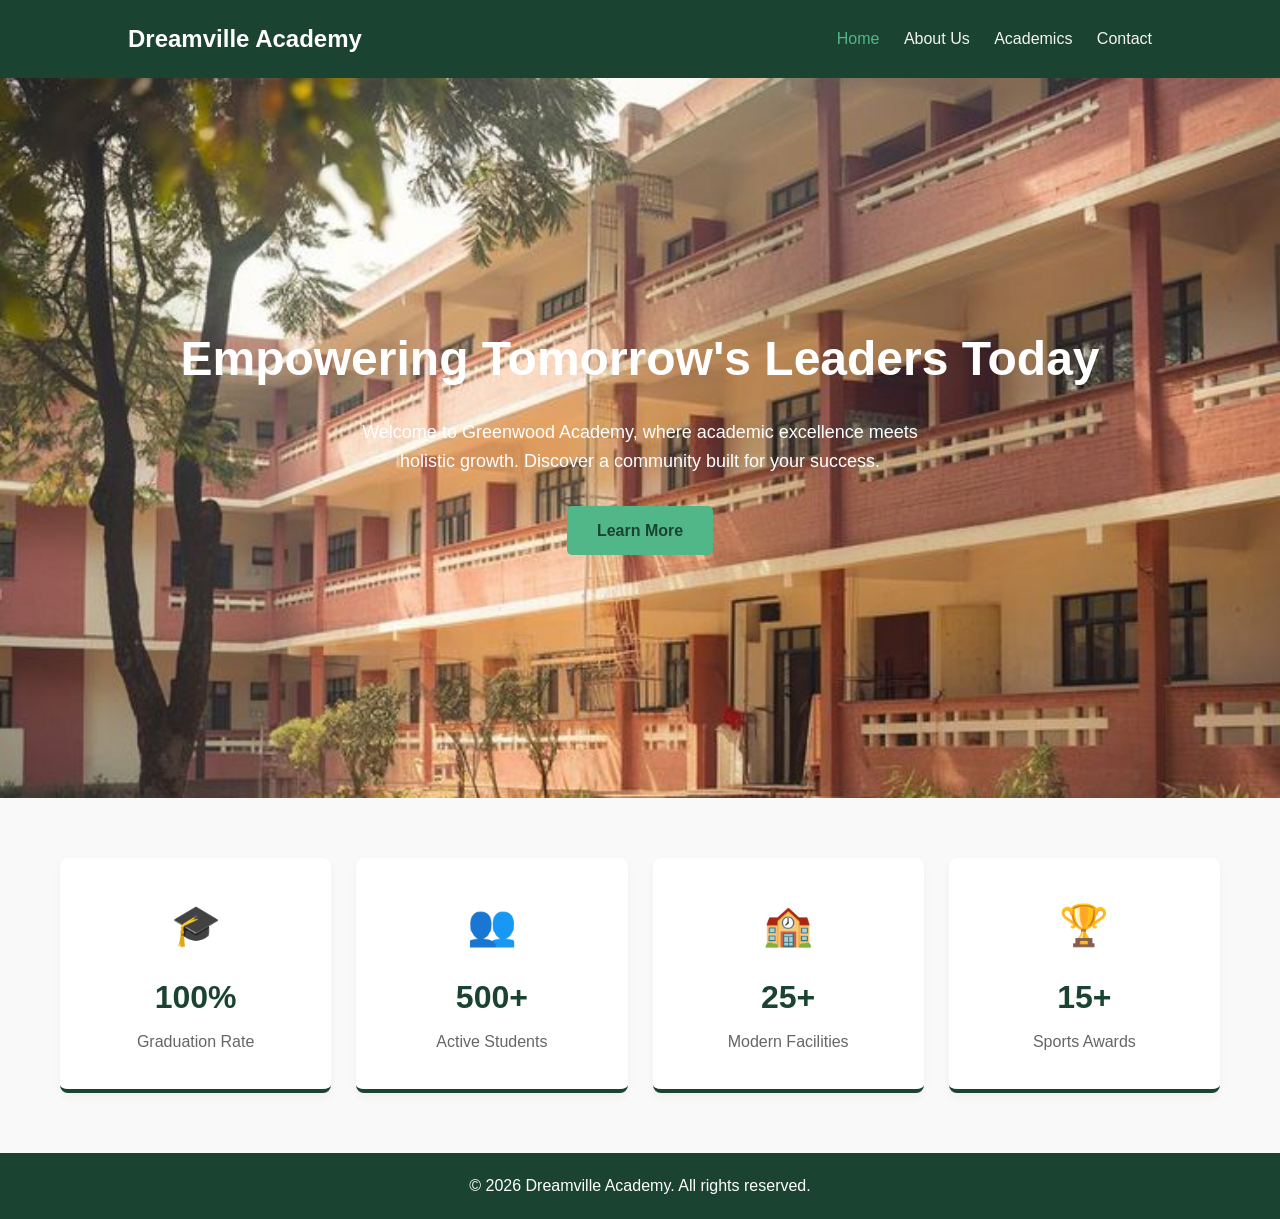
<file: index.html>
<!DOCTYPE html>
<html lang="en">
<head>
    <meta charset="UTF-8">
    <meta name="viewport" content="width=device-width, initial-scale=1.0">
    <title>Dreamville Academy | Home</title>
    <link rel="stylesheet" href="style.css">
</head>
<body>

    <!-- SHARED HEADER & NAVIGATION -->
    <header class="navbar">
        <div class="logo">Dreamville Academy</div>
        <button class="menu-toggle" id="mobile-menu" aria-label="Toggle navigation">
            <span></span>
            <span></span>
            <span></span>
        </button>
        <nav class="nav-links" id="nav-links">
            <a href="index.html" class="active">Home</a>
            <a href="about.html">About Us</a>
            <a href="academics.html">Academics</a>
            <a href="contact.html">Contact</a>
        </nav>
    </header>

    <main>
        <!-- HERO SECTION -->
        <section class="hero">
            <div class="hero-content">
                <h1>Empowering Tomorrow's Leaders Today</h1>
                <p>Welcome to Greenwood Academy, where academic excellence meets holistic growth. Discover a community built for your success.</p>
                <a href="about.html" class="cta-btn">Learn More</a>
            </div>
        </section>

        <!-- ADD YOUR HOME PAGE CORE CONTENT (WELCOME MESSAGE, HIGHLIGHTS) HERE -->

                <!-- KEY HIGHLIGHTS SECTION -->
        <section class="highlights-container">
            <div class="highlights-grid">
                
                <!-- Highlight Card 1 -->
                <div class="highlight-card">
                    <div class="highlight-icon">🎓</div>
                    <h3>100%</h3>
                    <p>Graduation Rate</p>
                </div>

                <!-- Highlight Card 2 -->
                <div class="highlight-card">
                    <div class="highlight-icon">👥</div>
                    <h3>500+</h3>
                    <p>Active Students</p>
                </div>

                <!-- Highlight Card 3 -->
                <div class="highlight-card">
                    <div class="highlight-icon">🏫</div>
                    <h3>25+</h3>
                    <p>Modern Facilities</p>
                </div>

                <!-- Highlight Card 4 -->
                <div class="highlight-card">
                    <div class="highlight-icon">🏆</div>
                    <h3>15+</h3>
                    <p>Sports Awards</p>
                </div>

            </div>
        </section>

    </main>

    <!-- SHARED FOOTER -->
    <footer>
        <p>&copy; 2026 Dreamville Academy. All rights reserved.</p>
    </footer>
    

    <script src="script.js"></script>
</body>
</html>
</file>
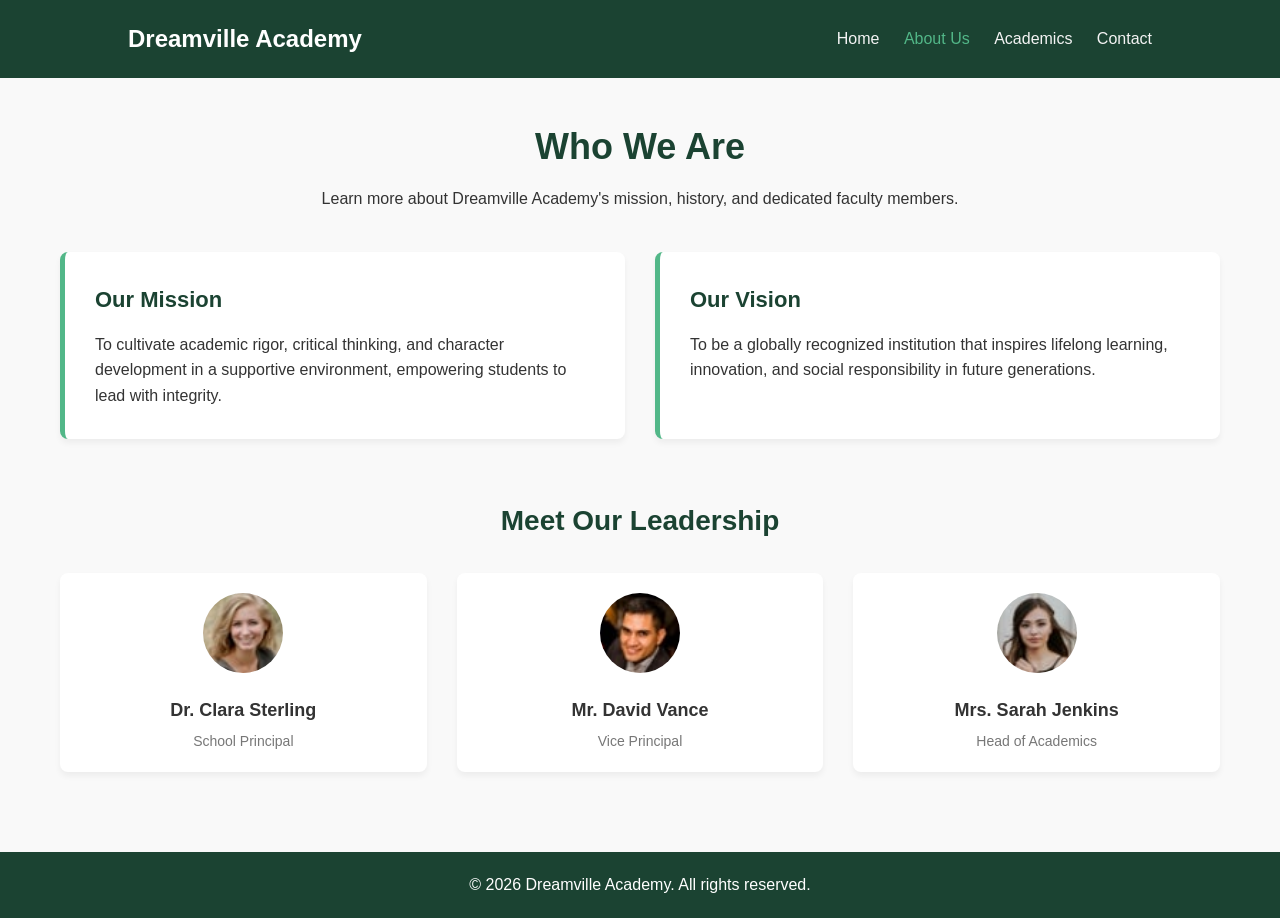
<file: about.html>
<!DOCTYPE html>
<html lang="en">
<head>
    <meta charset="UTF-8">
    <meta name="viewport" content="width=device-width, initial-scale=1.0">
    <title>Dreamville Academy | About Us</title>
    <link rel="stylesheet" href="style.css">
</head>
<body>

    <!-- IDENTICAL NAVBAR -->
    <header class="navbar">
        <div class="logo">Dreamville Academy</div>
        <button class="menu-toggle" id="mobile-menu" aria-label="Toggle navigation">
            <span></span>
            <span></span>
            <span></span>
        </button>
        <nav class="nav-links" id="nav-links">
            <a href="index.html">Home</a>
            <a href="about.html" class="active">About Us</a>
            <a href="academics.html">Academics</a>
            <a href="contact.html">Contact</a>
        </nav>
    </header>

    <main class="container">
        <!-- PAGE TITLE -->
        <section class="page-title-section">
            <h2>Who We Are</h2>
            <p>Learn more about Dreamville Academy's mission, history, and dedicated faculty members.</p>
        </section>

        <!-- MISSION & VISION SECTION -->
        <section class="mission-vision-grid">
            <div class="info-card">
                <h3>Our Mission</h3>
                <p>To cultivate academic rigor, critical thinking, and character development in a supportive environment, empowering students to lead with integrity.</p>
            </div>
            <div class="info-card">
                <h3>Our Vision</h3>
                <p>To be a globally recognized institution that inspires lifelong learning, innovation, and social responsibility in future generations.</p>
            </div>
        </section>

        <!-- FACULTY / STAFF GRID -->
        <section class="faculty-section">
            <h3>Meet Our Leadership</h3>
            <div class="faculty-grid">
                
                <!-- Faculty Member 1 -->
                <div class="faculty-card">
                    <img src="./images/image-jeanette.jpg" alt="Principal">
                    <h4>Dr. Clara Sterling</h4>
                    <p class="title">School Principal</p>
                </div>

                <!-- Faculty Member 2 -->
                <div class="faculty-card">
                    <img src="./images/image-daniel.jpg" alt="Vice Principal">
                    <h4>Mr. David Vance</h4>
                    <p class="title">Vice Principal</p>
                </div>

                <!-- Faculty Member 3 -->
                <div class="faculty-card">
                    <img src="./images/image-kira.jpg" alt="Head of Science">
                    <h4>Mrs. Sarah Jenkins</h4>
                    <p class="title">Head of Academics</p>
                </div>

            </div>
        </section>
    </main>

    <!-- IDENTICAL FOOTER -->
    <footer>
        <p>&copy; 2026 Dreamville Academy. All rights reserved.</p>
    </footer>
    

    <script src="script.js"></script>
</body>
</html>
</file>
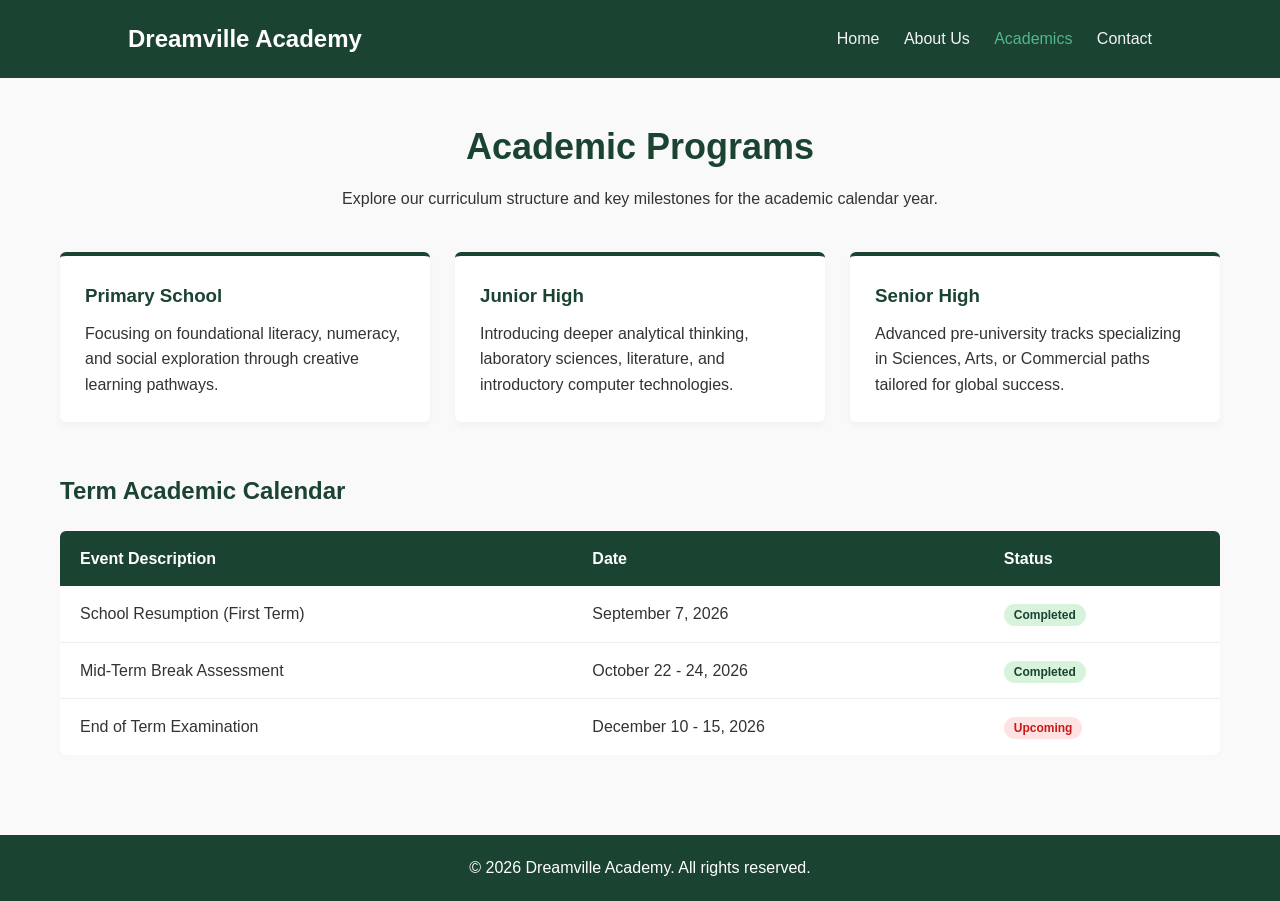
<file: academics.html>
<!DOCTYPE html>
<html lang="en">
<head>
    <meta charset="UTF-8">
    <meta name="viewport" content="width=device-width, initial-scale=1.0">
    <title>Dreamville Academy | Academics</title>
    <link rel="stylesheet" href="style.css">
</head>
<body>

    <!-- IDENTICAL NAVBAR -->
    <header class="navbar">
        <div class="logo">Dreamville Academy</div>
        <button class="menu-toggle" id="mobile-menu" aria-label="Toggle navigation">
            <span></span>
            <span></span>
            <span></span>
        </button>
        <nav class="nav-links" id="nav-links">
            <a href="index.html">Home</a>
            <a href="about.html">About Us</a>
            <a href="academics.html" class="active">Academics</a>
            <a href="contact.html">Contact</a>
        </nav>
    </header>

    <main class="container">
        <!-- PAGE TITLE -->
        <section class="page-title-section">
            <h2>Academic Programs</h2>
            <p>Explore our curriculum structure and key milestones for the academic calendar year.</p>
        </section>

        <!-- CURRICULUM GRID -->
        <section class="curriculum-section">
            <div class="curriculum-grid">
                <div class="curriculum-card">
                    <h3>Primary School</h3>
                    <p>Focusing on foundational literacy, numeracy, and social exploration through creative learning pathways.</p>
                </div>
                <div class="curriculum-card">
                    <h3>Junior High</h3>
                    <p>Introducing deeper analytical thinking, laboratory sciences, literature, and introductory computer technologies.</p>
                </div>
                <div class="curriculum-card">
                    <h3>Senior High</h3>
                    <p>Advanced pre-university tracks specializing in Sciences, Arts, or Commercial paths tailored for global success.</p>
                </div>
            </div>
        </section>

        <!-- ACADEMIC CALENDAR TABLE -->
        <section class="calendar-section">
            <h3>Term Academic Calendar</h3>
            <div class="table-responsive">
                <table>
                    <thead>
                        <tr>
                            <th>Event Description</th>
                            <th>Date</th>
                            <th>Status</th>
                        </tr>
                    </thead>
                    <tbody>
                        <tr>
                            <td>School Resumption (First Term)</td>
                            <td>September 7, 2026</td>
                            <td><span class="status-tag complete">Completed</span></td>
                        </tr>
                        <tr>
                            <td>Mid-Term Break Assessment</td>
                            <td>October 22 - 24, 2026</td>
                            <td><span class="status-tag complete">Completed</span></td>
                        </tr>
                        <tr>
                            <td>End of Term Examination</td>
                            <td>December 10 - 15, 2026</td>
                            <td><span class="status-tag upcoming">Upcoming</span></td>
                        </tr>
                    </tbody>
                </table>
            </div>
        </section>
    </main>

    <!-- IDENTICAL FOOTER -->
    <footer>
        <p>&copy; 2026 Dreamville Academy. All rights reserved.</p>
    </footer>
    

    <script src="script.js"></script>
</body>
</html>
</file>
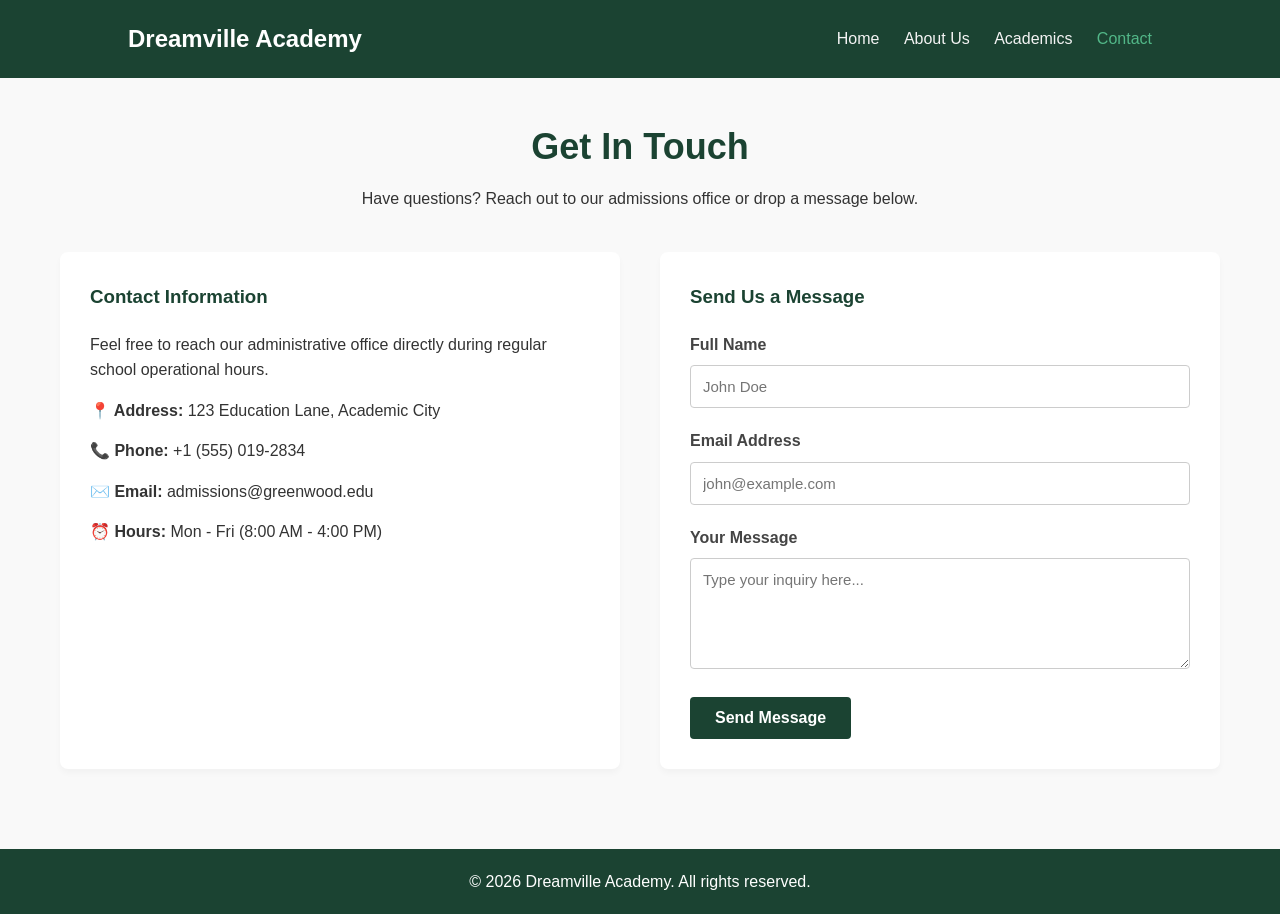
<file: contact.html>
<!doctype html>
<html lang="en">
  <head>
    <meta charset="UTF-8" />
    <meta name="viewport" content="width=device-width, initial-scale=1.0" />
    <title>Dreamville Academy | Contact Us</title>
    <link rel="stylesheet" href="style.css" />
  </head>
  <body>
    <!-- IDENTICAL NAVBAR -->
    <header class="navbar">
      <div class="logo">Dreamville Academy</div>
      <button
        class="menu-toggle"
        id="mobile-menu"
        aria-label="Toggle navigation"
      >
        <span></span>
        <span></span>
        <span></span>
      </button>
      <nav class="nav-links" id="nav-links">
        <a href="index.html">Home</a>
        <a href="about.html">About Us</a>
        <a href="academics.html">Academics</a>
        <a href="contact.html" class="active">Contact</a>
      </nav>
    </header>

    <main class="container">
      <!-- PAGE TITLE -->
      <section class="page-title-section">
        <h2>Get In Touch</h2>
        <p>
          Have questions? Reach out to our admissions office or drop a message
          below.
        </p>
      </section>

      <!-- CONTACT FLEXBOX SECTION -->
      <div class="contact-wrapper">
        <!-- CONTACT DETAILS COLUMN -->
        <section class="contact-info">
          <h3>Contact Information</h3>
          <p>
            Feel free to reach our administrative office directly during regular
            school operational hours.
          </p>
          <div class="info-item">
            <strong>📍 Address:</strong> 123 Education Lane, Academic City
          </div>
          <div class="info-item">
            <strong>📞 Phone:</strong> +1 (555) 019-2834
          </div>
          <div class="info-item">
            <strong>✉️ Email:</strong> admissions@greenwood.edu
          </div>
          <div class="info-item">
            <strong>⏰ Hours:</strong> Mon - Fri (8:00 AM - 4:00 PM)
          </div>
        </section>

        <!-- CONTACT FORM COLUMN -->
        <section class="contact-form-container">
          <h3>Send Us a Message</h3>
          <!-- Added id="contactForm" and removed standard novalidate to let JS take control -->
          <form
            id="contactForm"            
            method="POST"
            class="contact-form"
            novalidate
          >
            <div class="form-group">
              <label for="name">Full Name</label>
              <input type="text" id="name" name="name" placeholder="John Doe" />
              <span class="error-message" id="nameError"></span>
            </div>

            <div class="form-group">
              <label for="email">Email Address</label>
              <input
                type="email"
                id="email"
                name="email"
                placeholder="john@example.com"
              />
              <span class="error-message" id="emailError"></span>
            </div>

            <div class="form-group">
              <label for="message">Your Message</label>
              <textarea
                id="message"
                name="message"
                rows="5"
                placeholder="Type your inquiry here..."
              ></textarea>
              <span class="error-message" id="messageError"></span>
            </div>

            <button type="submit" class="submit-btn">Send Message</button>
          </form>
        </section>
      </div>
    </main>

    <!-- IDENTICAL FOOTER -->
    <footer>
      <p>&copy; 2026 Dreamville Academy. All rights reserved.</p>
    </footer>

      

  


    <script src="script.js"></script>
  </body>
</html>
</file>
<file: style.css>
/* --- RESET & GLOBAL STYLES --- */
* {
    margin: 0;
    padding: 0;
    box-sizing: border-box;
    font-family: 'Segoe UI', Tahoma, Geneva, Verdana, sans-serif;
}

body {
    background-color: #f9f9f9;
    color: #333;
    line-height: 1.6;
}

/* --- NAVBAR STYLES --- */
.navbar {
    display: flex;
    justify-content: space-between;
    align-items: center;
    background-color: #1b4332; /* Deep school green */
    padding: 20px 10%;
    position: sticky;
    top: 0;
    z-index: 1000;
}

.logo {
    color: #fff;
    font-size: 24px;
    font-weight: bold;
}

.nav-links a {
    color: #f4f4f4;
    text-decoration: none;
    margin-left: 20px;
    font-size: 16px;
    transition: color 0.3s;
}

.nav-links a:hover, .nav-links a.active {
    color: #52b788; /* Accent light green */
}

/* Mobile Menu Button hidden by default */
.menu-toggle {
    display: none;
    flex-direction: column;
    justify-content: space-between;
    width: 30px;
    height: 21px;
    background: transparent;
    border: none;
    cursor: pointer;
}

.menu-toggle span {
    height: 3px;
    width: 100%;
    background-color: #fff;
    border-radius: 10px;
}

/* --- HERO SECTION STYLES --- */
.hero {
    height: 80vh;
    /* Placeholder fallback image. Replace with your own school banner URL later */
    background-image: url(./images/download\ \(30\).jpg);
    background-size: cover;
    background-position: center;
    
    display: flex;
    justify-content: center;
    align-items: center;
    text-align: center;
    color: #fff;
    padding: 0 20px;
}

.hero-content h1 {
    font-size: 48px;
    margin-bottom: 20px;
}

.hero-content p {
    font-size: 18px;
    max-width: 600px;
    margin: 0 auto 30px auto;
}

.cta-btn {
    display: inline-block;
    background-color: #52b788;
    color: #1b4332;
    padding: 12px 30px;
    border-radius: 5px;
    text-decoration: none;
    font-weight: bold;
    transition: transform 0.2s, background-color 0.3s;
}

.cta-btn:hover {
    background-color: #40916c;
    color: #fff;
    transform: translateY(-2px);
}

/* --- FOOTER STYLES --- */
footer {
    background-color: #1b4332;
    color: #fff;
    text-align: center;
    padding: 20px;
    margin-top: 40px;
}

/* --- MOBILE RESPONSIVENESS VIA MEDIA QUERY --- */
@media (max-width: 768px) {
    .menu-toggle {
        display: flex;
    }

    .nav-links {
        display: none; /* Hide standard links on mobile */
        flex-direction: column;
        width: 100%;
        background-color: #1b4332;
        position: absolute;
        top: 70px;
        left: 0;
        padding: 20px;
        border-top: 1px solid #40916c;
    }

    /* JavaScript will toggle this class to show/hide mobile menu */
    .nav-links.active {
        display: flex;
    }

    .nav-links a {
        margin: 15px 0;
        text-align: center;
        font-size: 18px;
    }

    .hero-content h1 {
        font-size: 32px;
    }
}

/* --- KEY HIGHLIGHTS SECTION --- */
.highlights-container {
    max-width: 1200px;
    margin: 60px auto;
    padding: 0 20px;
}

.highlights-grid {
    display: grid;
    /* This creates a fully responsive grid system without needing media queries */
    grid-template-columns: repeat(auto-fit, minmax(220px, 1fr));
    gap: 25px;
}

.highlight-card {
    background-color: #fff;
    padding: 35px 20px;
    text-align: center;
    border-radius: 8px;
    box-shadow: 0 4px 10px rgba(0, 0, 0, 0.04);
    border-bottom: 4px solid #1b4332; /* Bottom accent border */
    transition: transform 0.3s ease, box-shadow 0.3s ease;
}

/* Fun hover effect to make the website feel interactive */
.highlight-card:hover {
    transform: translateY(-8px);
    box-shadow: 0 10px 20px rgba(0, 0, 0, 0.08);
}

.highlight-icon {
    font-size: 40px;
    margin-bottom: 15px;
}

.highlight-card h3 {
    font-size: 32px;
    color: #1b4332;
    margin-bottom: 5px;
    font-weight: 700;
}

.highlight-card p {
    color: #666;
    font-size: 16px;
    font-weight: 500;
}



/* --- ABOUT PAGE GLOBAL CONTAINER --- */
.container {
    max-width: 1200px;
    margin: 0 auto;
    padding: 40px 20px;
}

.page-title-section {
    text-align: center;
    margin-bottom: 40px;
}

.page-title-section h2 {
    font-size: 36px;
    color: #1b4332;
    margin-bottom: 10px;
}

/* --- MISSION & VISION (FLEXBOX) --- */
.mission-vision-grid {
    display: flex;
    gap: 30px;
    margin-bottom: 60px;
    flex-wrap: wrap; /* Ensures stacked columns on small screens */
}

.info-card {
    flex: 1;
    min-width: 280px;
    background-color: #fff;
    padding: 30px;
    border-radius: 8px;
    box-shadow: 0 4px 6px rgba(0, 0, 0, 0.05);
    border-left: 5px solid #52b788; /* Left accent bar */
}

.info-card h3 {
    color: #1b4332;
    margin-bottom: 15px;
    font-size: 22px;
}

/* --- FACULTY CARDS (GRID) --- */
.faculty-section {
    text-align: center;
}

.faculty-section h3 {
    font-size: 28px;
    color: #1b4332;
    margin-bottom: 30px;
}

.faculty-grid {
    display: grid;
    grid-template-columns: repeat(auto-fit, minmax(250px, 1fr));
    gap: 30px;
}

.faculty-card {
    background-color: #fff;
    padding: 20px;
    border-radius: 8px;
    box-shadow: 0 4px 6px rgba(0, 0, 0, 0.05);
    transition: transform 0.3s;
}

.faculty-card:hover {
    transform: translateY(-5px);
}

.faculty-card img {
    width: 80px;
    height: 80px;
    border-radius: 50%; /* Perfect circle */
    object-fit: cover;
    margin-bottom: 15px;
}

.faculty-card h4 {
    color: #333;
    font-size: 18px;
}

.faculty-card .title {
    color: #777;
    font-size: 14px;
    margin-top: 5px;
}

/* --- ACADEMICS: CURRICULUM CARDS --- */
.curriculum-grid {
    display: grid;
    grid-template-columns: repeat(auto-fit, minmax(280px, 1fr));
    gap: 25px;
    margin-bottom: 50px;
}

.curriculum-card {
    background-color: #fff;
    padding: 25px;
    border-radius: 6px;
    box-shadow: 0 4px 6px rgba(0,0,0,0.03);
    border-top: 4px solid #1b4332;
}

.curriculum-card h3 {
    color: #1b4332;
    margin-bottom: 10px;
}

/* --- ACADEMICS: TABLE STYLING --- */
.calendar-section h3 {
    font-size: 24px;
    color: #1b4332;
    margin-bottom: 20px;
}

.table-responsive {
    overflow-x: auto; /* Adds swiping behavior on small phone layouts */
}

table {
    width: 100%;
    border-collapse: collapse;
    background-color: #fff;
    border-radius: 6px;
    overflow: hidden;
    box-shadow: 0 4px 6px rgba(0,0,0,0.03);
}

th, td {
    padding: 15px 20px;
    text-align: left;
}

th {
    background-color: #1b4332;
    color: #fff;
    font-weight: 600;
}

tr {
    border-bottom: 1px solid #eee;
}

tr:last-child {
    border-bottom: none;
}

/* Custom Status Badges */
.status-tag {
    padding: 4px 10px;
    border-radius: 20px;
    font-size: 12px;
    font-weight: bold;
}

.status-tag.complete {
    background-color: #d8f3dc;
    color: #1b4332;
}

.status-tag.upcoming {
    background-color: #ffe3e3;
    color: #c91818;
}

/* --- CONTACT PAGE: SIDE-BY-SIDE WRAPPER --- */
.contact-wrapper {
    display: flex;
    gap: 40px;
    flex-wrap: wrap;
}

.contact-info, .contact-form-container {
    flex: 1;
    min-width: 300px;
    background-color: #fff;
    padding: 30px;
    border-radius: 8px;
    box-shadow: 0 4px 6px rgba(0,0,0,0.03);
}

.contact-info h3, .contact-form-container h3 {
    color: #1b4332;
    margin-bottom: 20px;
}

.info-item {
    margin: 15px 0;
    font-size: 16px;
}

/* --- CONTACT FORM FIELDS --- */
.form-group {
    margin-bottom: 20px;
}

.form-group label {
    display: block;
    margin-bottom: 8px;
    font-weight: 600;
    color: #444;
}

.form-group input, .form-group textarea {
    width: 100%;
    padding: 12px;
    border: 1px solid #ccc;
    border-radius: 4px;
    font-size: 15px;
}

.form-group input:focus, .form-group textarea:focus {
    outline: none;
    border-color: #52b788;
}

.submit-btn {
    background-color: #1b4332;
    color: #fff;
    border: none;
    padding: 12px 25px;
    font-size: 16px;
    font-weight: bold;
    border-radius: 4px;
    cursor: pointer;
    transition: background-color 0.3s;
}

.submit-btn:hover {
    background-color: #2d6a4f;
}

/* --- JAVASCRIPT VALIDATION STYLES --- */
.error-message {
    color: #c91818;
    font-size: 13px;
    font-weight: 500;
    margin-top: 5px;
    display: none; /* Managed by JavaScript */
}

/* Red border style injected by JavaScript when validation fails */
.form-group input.input-error, .form-group textarea.input-error {
    border-color: #c91818;
    background-color: #ffe3e3;
}

/* --- CUSTOM ALERT MODAL --- */
.custom-alert-overlay {
    position: fixed;
    top: 0;
    left: 0;
    width: 100%;
    height: 100%;
    background-color: rgba(0, 0, 0, 0.6); /* Blurs out the background */
    display: none; /* Hidden by default until JS opens it */
    justify-content: center;
    align-items: center;
    z-index: 2000;
}

/* This class will be added by JavaScript to show the popup */
.custom-alert-overlay.show {
    display: flex;
}

.custom-alert-box {
    background-color: #fff;
    padding: 40px 30px;
    border-radius: 12px;
    text-align: center;
    max-width: 400px;
    width: 90%;
    box-shadow: 0 10px 30px rgba(0,0,0,0.2);
    animation: popupFadeIn 0.3s ease-out; /* Smooth entry animation */
}
/* 
@keyframes popupFadeIn {
    from { transform: scale(0.8); opacity: 0; }
    to { transform: scale(1); opacity: 1; }
}

.alert-icon {
    font-size: 50px;
    margin-bottom: 15px;
}

.custom-alert-box h2 {
    color: #1b4332;
    margin-bottom: 10px;
}

.custom-alert-box p {
    color: #555;
    font-size: 15px;
    margin-bottom: 25px;
    line-height: 1.5;
}

.close-alert-btn {
    background-color: #52b788;
    color: #fff;
    border: none;
    padding: 12px 30px;
    font-size: 16px;
    font-weight: bold;
    border-radius: 6px;
    cursor: pointer;
    transition: background-color 0.2s;
}

.close-alert-btn:hover {
    background-color: #40916c;
} */
</file>
